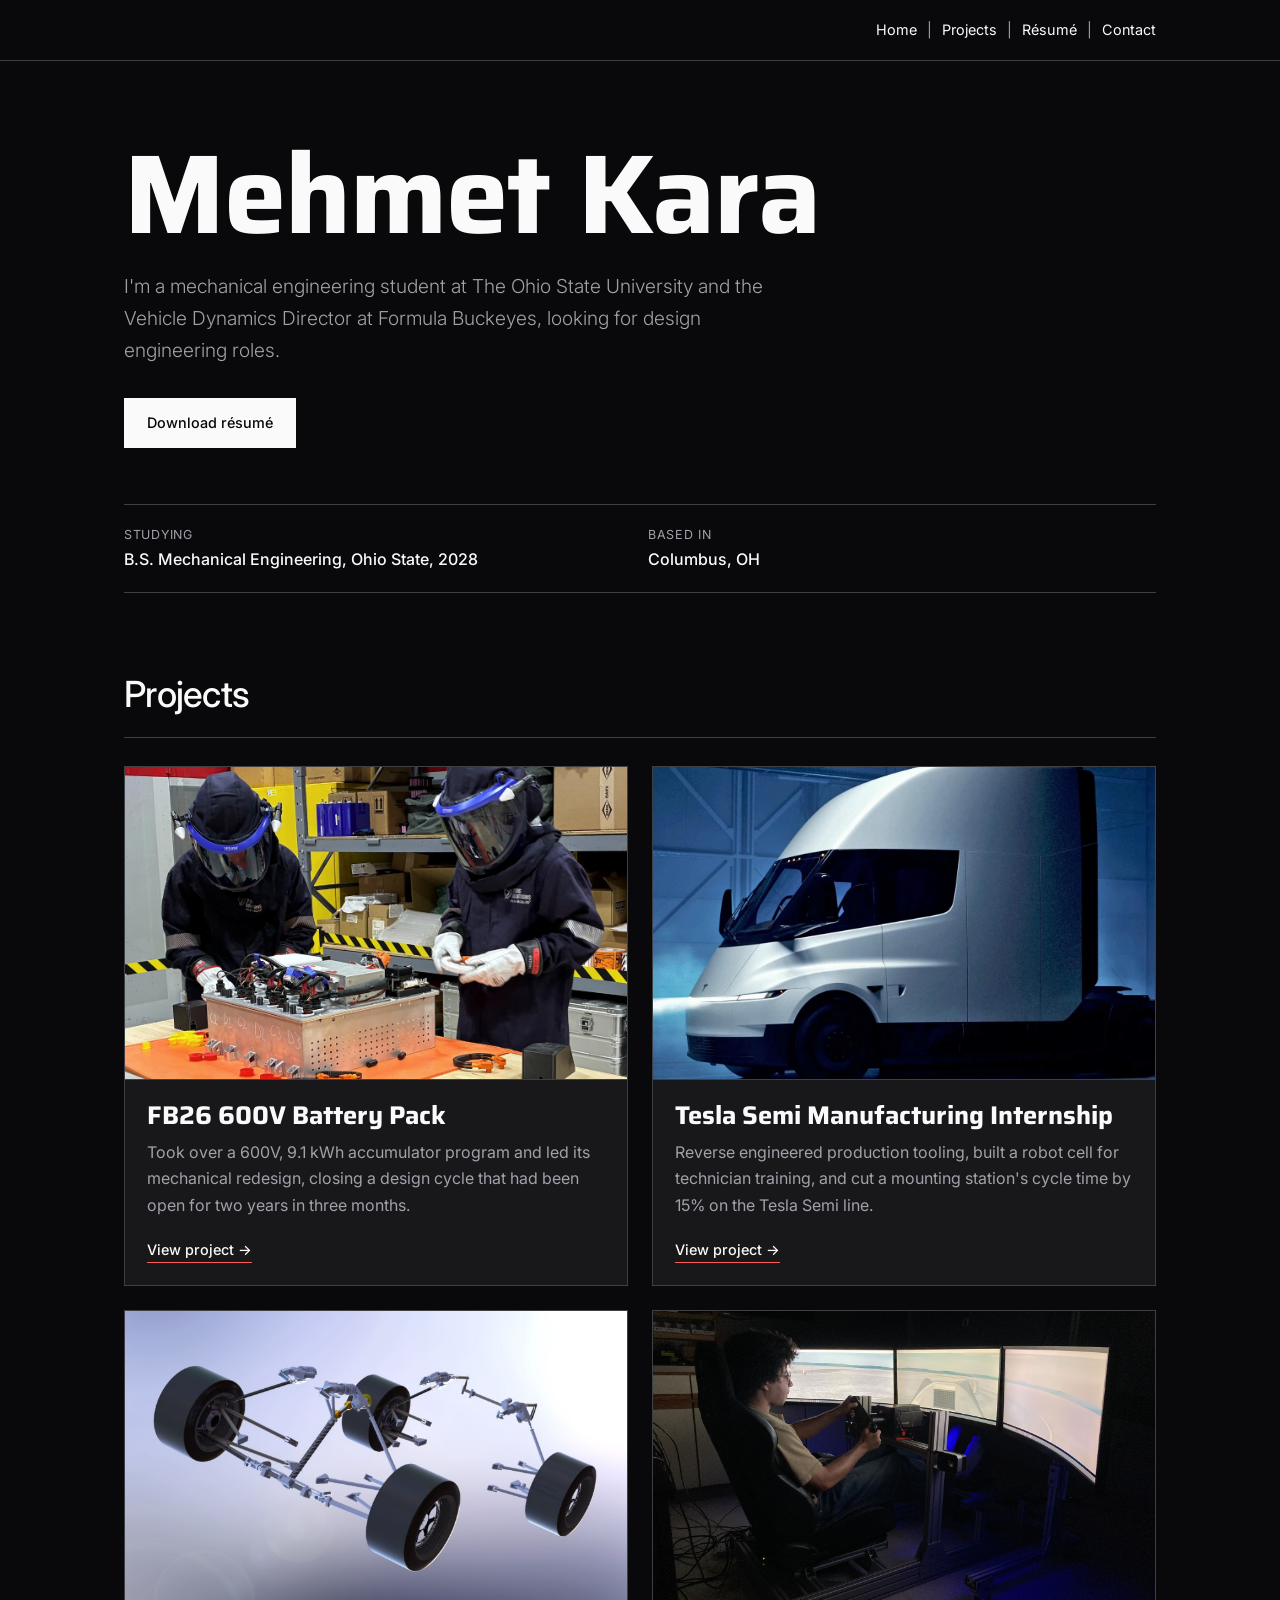
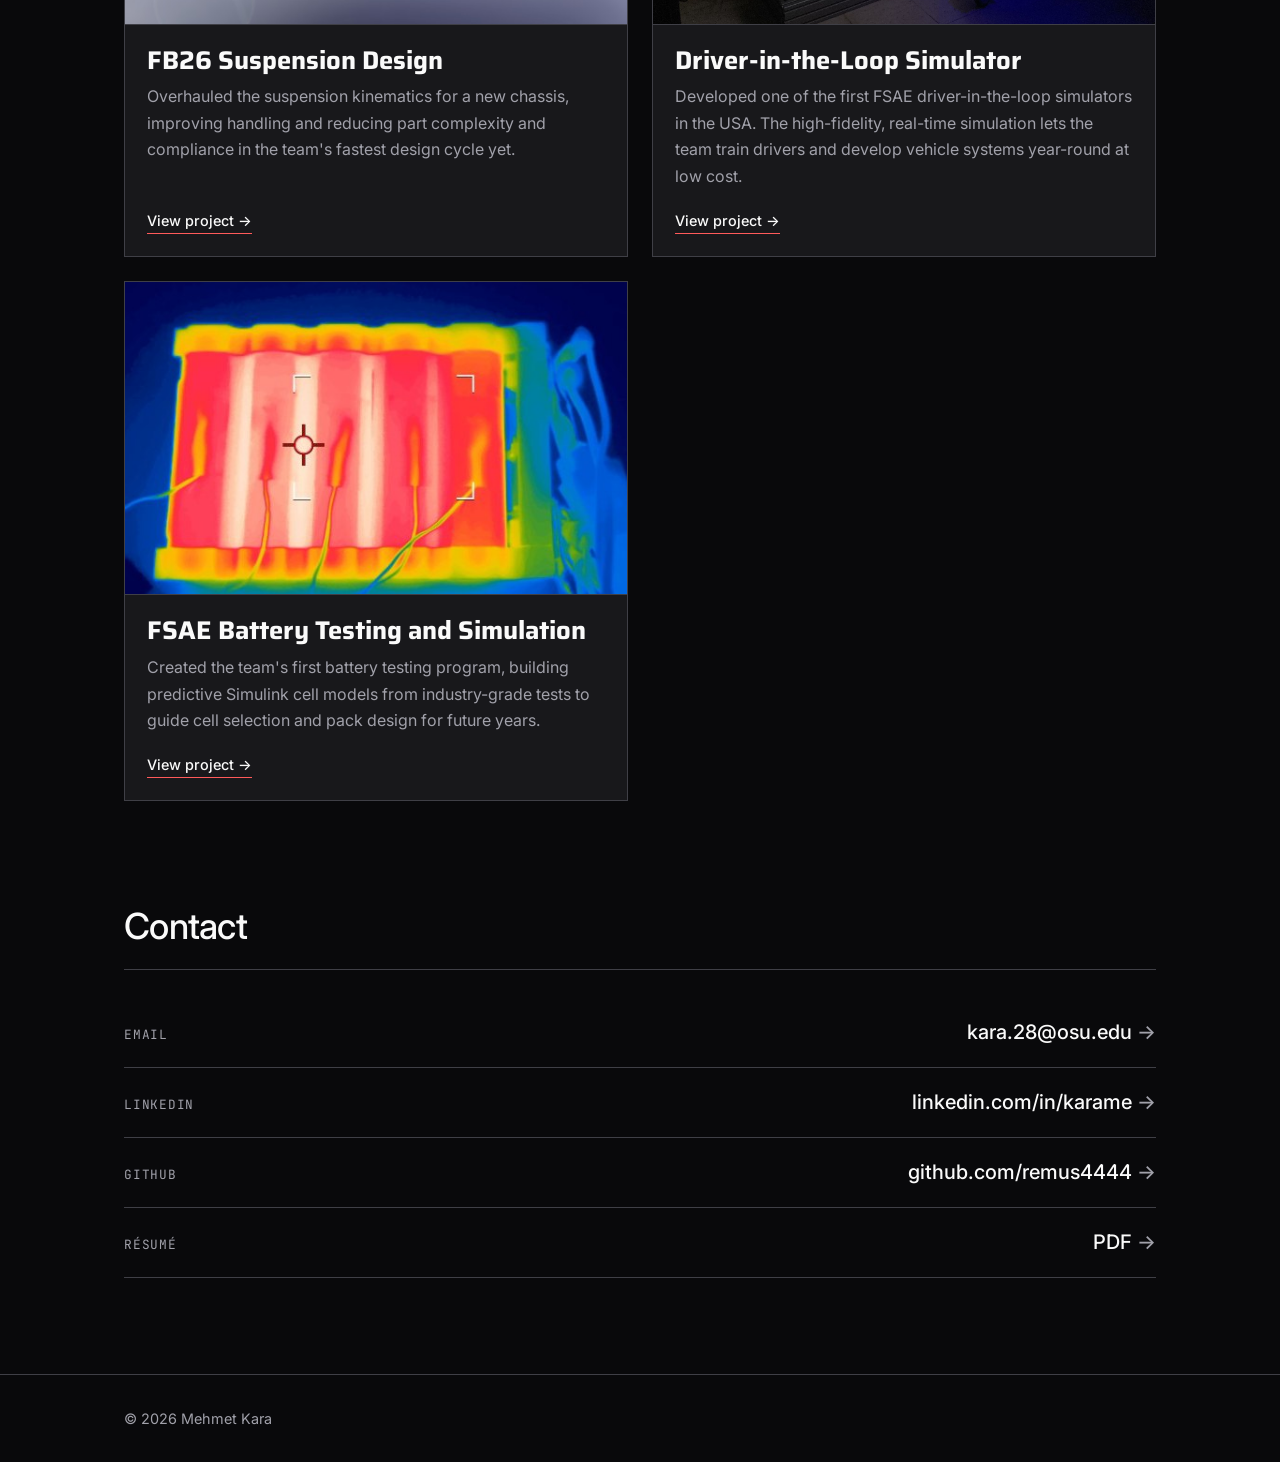
<file: index.html>
<!doctype html>
<html lang="en">
<head>
  <meta charset="utf-8">
  <meta name="viewport" content="width=device-width, initial-scale=1">
  <title>Mehmet Kara — Engineering Portfolio</title>
  <meta name="description" content="Mechanical engineering portfolio: FSAE electric vehicle battery pack, suspension and simulation projects.">
  <link rel="preconnect" href="https://fonts.googleapis.com">
  <link href="https://fonts.googleapis.com/css2?family=Inter:wght@300;400;500;600;700&family=JetBrains+Mono:wght@400;500&family=Saira:wght@700&display=swap" rel="stylesheet">
  <link rel="stylesheet" href="css/style.css">
</head>
<body>

<header class="topbar">
  <div class="wrap">
    <nav>
      <a href="index.html">Home</a>
      <a href="#projects">Projects</a>
      <a href="assets/resume.pdf">Résumé</a>
      <a href="#contact">Contact</a>
    </nav>
  </div>
</header>

<main>
  <section class="hero wrap">
    <h1>Mehmet Kara</h1>
    <p class="hero-intro">I'm a mechanical engineering student at The Ohio State University and the Vehicle Dynamics Director at Formula Buckeyes, looking for design engineering roles.</p>
    <div class="actions">
      <a class="btn primary" href="assets/resume.pdf">Download résumé</a>
    </div>
    <dl class="facts hero-facts">
      <div><dt>Studying</dt><dd>B.S. Mechanical Engineering, Ohio State, 2028</dd></div>
      <div><dt>Based in</dt><dd>Columbus, OH</dd></div>
    </dl>
  </section>

  <section id="projects" class="wrap">
    <div class="section-head"><h2>Projects</h2></div>

    <div class="grid">
      <a class="card" href="projects/battery-pack.html">
        <div class="thumb"><img src="assets/battery-pack/arc-flash-assembly.jpg" alt="Two team members in arc flash suits assembling the FB26 battery pack"></div>
        <div class="card-body">
          <h3>FB26 600V Battery Pack</h3>
          <p>Took over a 600V, 9.1&nbsp;kWh accumulator program and led its mechanical redesign, closing a design cycle that had been open for two years in three months.</p>
          <span class="cta">View project &rarr;</span>
        </div>
      </a>
      <a class="card" href="projects/tesla-semi.html">
        <div class="thumb"><img src="assets/tesla-semi/card.jpg" alt="A white Tesla Semi truck in a dimly lit, blue-toned hangar"></div>
        <div class="card-body">
          <h3>Tesla Semi Manufacturing Internship</h3>
          <p>Reverse engineered production tooling, built a robot cell for technician training, and cut a mounting station's cycle time by 15% on the Tesla Semi line.</p>
          <span class="cta">View project &rarr;</span>
        </div>
      </a>
      <a class="card" href="projects/fb26-suspension.html">
        <div class="thumb"><img src="assets/fb26-suspension/cover.jpg" alt="Render of the FB26 suspension assembly on its own, showing all four wheels, the wishbones, pushrods and uprights"></div>
        <div class="card-body">
          <h3>FB26 Suspension Design</h3>
          <p>Overhauled the suspension kinematics for a new chassis, improving handling and reducing part complexity and compliance in the team's fastest design cycle yet.</p>
          <span class="cta">View project &rarr;</span>
        </div>
      </a>
      <a class="card" href="projects/driver-in-the-loop-simulator.html">
        <div class="thumb"><img src="assets/driver-in-the-loop-simulator/rig-side.jpg" alt="A driver seated in the driver-in-the-loop simulator rig, facing three screens"></div>
        <div class="card-body">
          <h3>Driver-in-the-Loop Simulator</h3>
          <p>Developed one of the first FSAE driver-in-the-loop simulators in the USA. The high-fidelity, real-time simulation lets the team train drivers and develop vehicle systems year-round at low cost.</p>
          <span class="cta">View project &rarr;</span>
        </div>
      </a>
      <a class="card" href="projects/battery-testing-model.html">
        <div class="thumb"><img src="assets/battery-testing-model/cover.jpg" alt="Thermal camera image of a five-cell battery module glowing red and white during testing"></div>
        <div class="card-body">
          <h3>FSAE Battery Testing and Simulation</h3>
          <p>Created the team's first battery testing program, building predictive Simulink cell models from industry-grade tests to guide cell selection and pack design for future years.</p>
          <span class="cta">View project &rarr;</span>
        </div>
      </a>
    </div>
  </section>

  <section id="contact" class="wrap">
    <div class="section-head"><h2>Contact</h2></div>
    <ul class="contact-list">
      <li><a href="mailto:kara.28@osu.edu"><span>Email</span><strong>kara.28@osu.edu</strong></a></li>
      <li><a href="https://www.linkedin.com/in/karame"><span>LinkedIn</span><strong>linkedin.com/in/karame</strong></a></li>
      <li><a href="https://github.com/remus4444"><span>GitHub</span><strong>github.com/remus4444</strong></a></li>
      <li><a href="assets/resume.pdf"><span>Résumé</span><strong>PDF</strong></a></li>
    </ul>
  </section>
</main>

<footer>
  <div class="wrap">© <span id="year"></span> Mehmet Kara</div>
</footer>

<script src="js/main.js"></script>
</body>
</html>
</file>
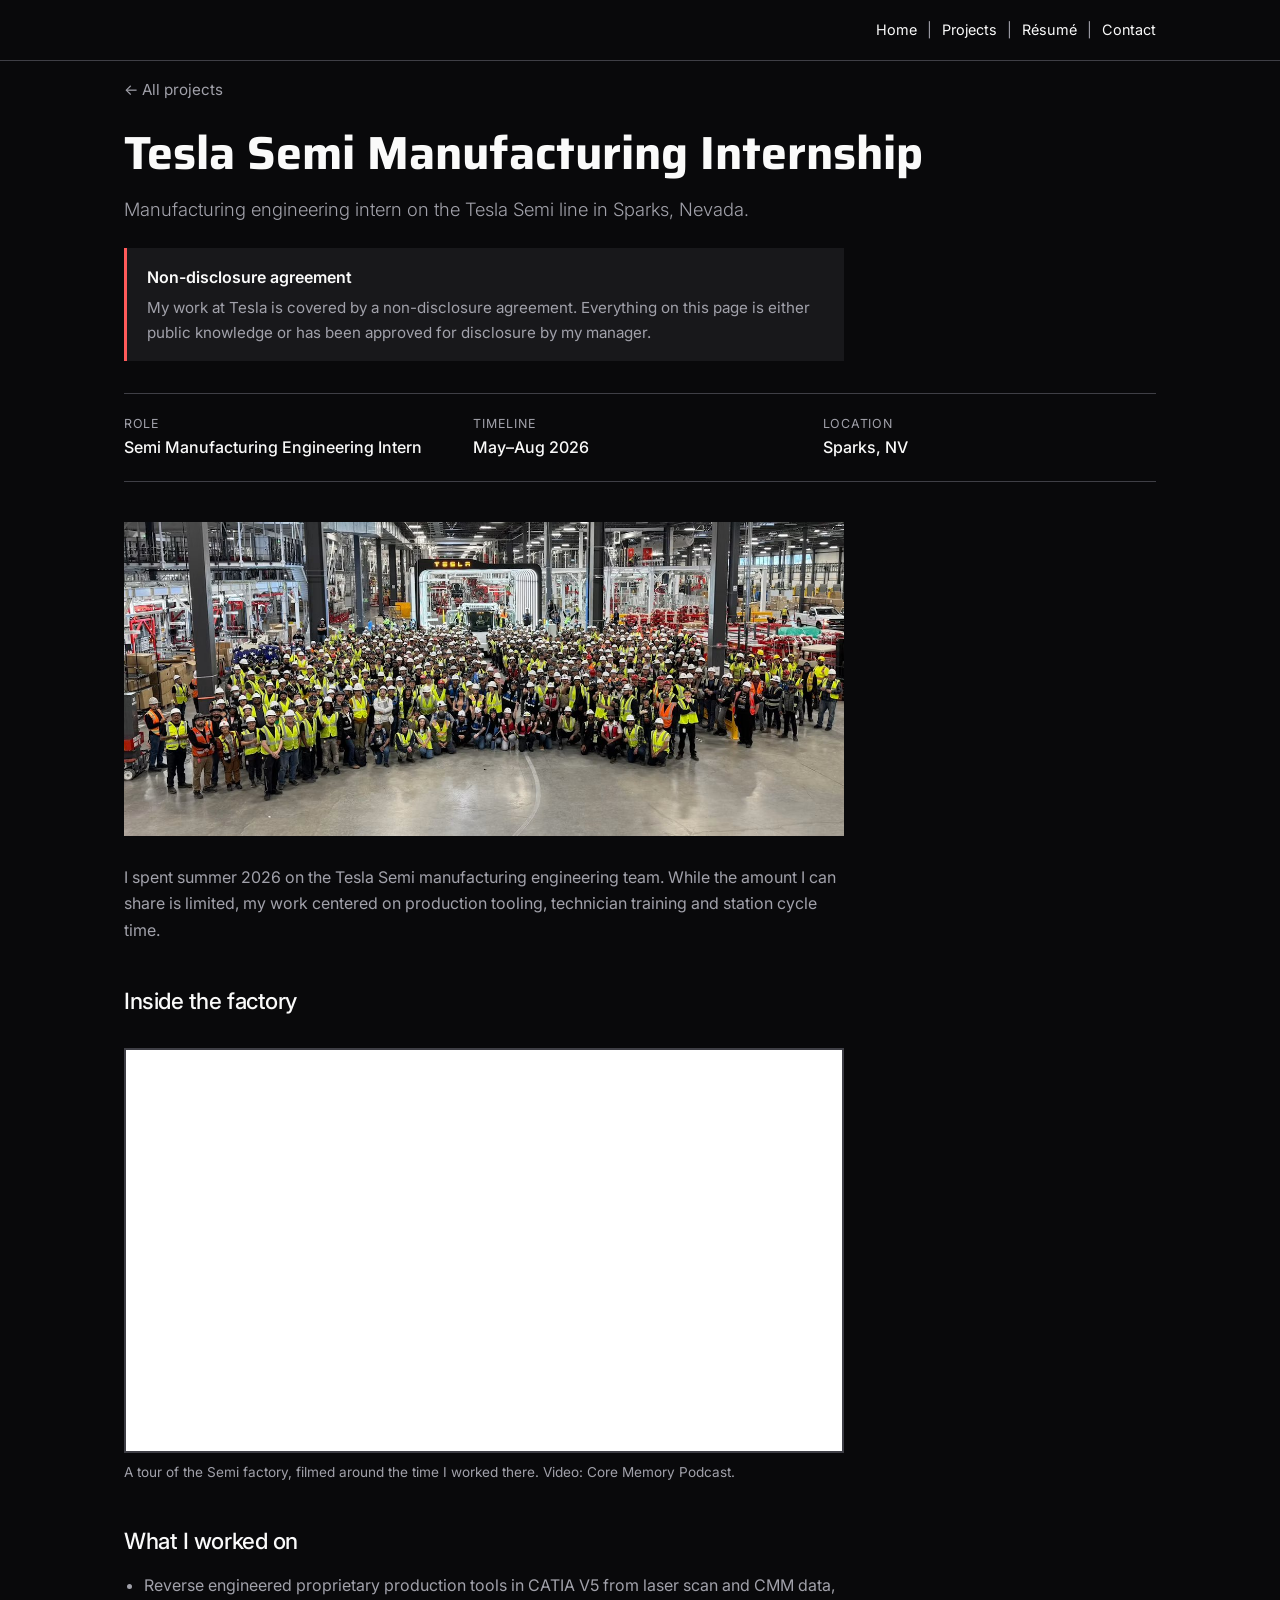
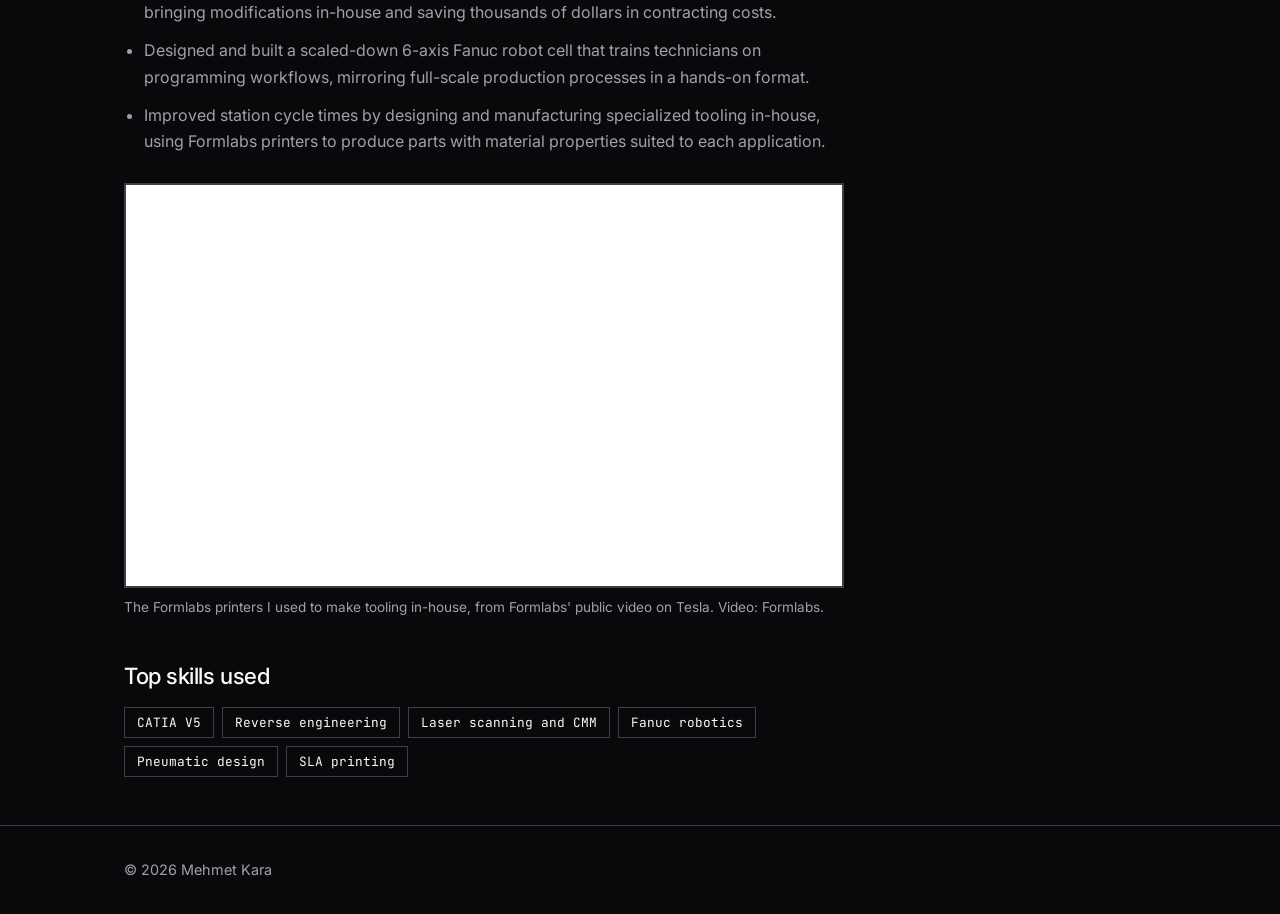
<file: projects/tesla-semi.html>
<!doctype html>
<html lang="en">
<head>
  <meta charset="utf-8">
  <meta name="viewport" content="width=device-width, initial-scale=1">
  <title>Tesla Semi Manufacturing Internship | Mehmet Kara</title>
  <link rel="preconnect" href="https://fonts.googleapis.com">
  <link href="https://fonts.googleapis.com/css2?family=Inter:wght@300;400;500;600;700&family=JetBrains+Mono:wght@400;500&family=Saira:wght@700&display=swap" rel="stylesheet">
  <link rel="stylesheet" href="../css/style.css">
</head>
<body>
<header class="topbar">
  <div class="wrap">
    <nav>
      <a href="../index.html">Home</a>
      <a href="../index.html#projects">Projects</a>
      <a href="../assets/resume.pdf">Résumé</a>
      <a href="../index.html#contact">Contact</a>
    </nav>
  </div>
</header>

<main class="wrap">
  <a class="back" href="../index.html#projects">&larr; All projects</a>
  <header class="project-head">
    <h1>Tesla Semi Manufacturing Internship</h1>
    <p class="lede">Manufacturing engineering intern on the Tesla Semi line in Sparks, Nevada.</p>
  </header>

  <!-- Keep everything on this page to what is public or manager-approved:
       no internal numbers, drawings, CAD or photos without approval. -->
  <aside class="notice">
    <strong>Non-disclosure agreement</strong>
    <p>My work at Tesla is covered by a non-disclosure agreement. Everything on this page is either public knowledge or has been approved for disclosure by my manager.</p>
  </aside>

  <div class="facts"><div><span>Role</span><strong>Semi Manufacturing Engineering Intern</strong></div><div><span>Timeline</span><strong>May–Aug 2026</strong></div><div><span>Location</span><strong>Sparks, NV</strong></div></div>

  <article class="content">
<figure>
  <img src="../assets/tesla-semi/cover.jpg" alt="Hundreds of Tesla workers in hard hats and safety vests gathered on the Semi factory floor around a Tesla Semi truck">
</figure>

<p>I spent summer 2026 on the Tesla Semi manufacturing engineering team. While the amount I can share is limited, my work centered on production tooling, technician training and station cycle time.</p>

<h2>Inside the factory</h2>
<figure>
  <div class="video"><iframe src="https://www.youtube-nocookie.com/embed/Bo5X8Zfdalo" title="A New Semi Every 8 Minutes: Inside Tesla's Truck Factory" loading="lazy" allow="accelerometer; autoplay; clipboard-write; encrypted-media; gyroscope; picture-in-picture; web-share" referrerpolicy="strict-origin-when-cross-origin" allowfullscreen></iframe></div>
  <figcaption>A tour of the Semi factory, filmed around the time I worked there. Video: Core Memory Podcast.</figcaption>
</figure>

<h2>What I worked on</h2>
<ul>
<li>Reverse engineered proprietary production tools in CATIA V5 from laser scan and CMM data, bringing modifications in-house and saving thousands of dollars in contracting costs.</li>
<li>Designed and built a scaled-down 6-axis Fanuc robot cell that trains technicians on programming workflows, mirroring full-scale production processes in a hands-on format.</li>
<li>Improved station cycle times by designing and manufacturing specialized tooling in-house, using Formlabs printers to produce parts with material properties suited to each application.</li>
</ul>
<figure>
  <div class="video"><iframe src="https://www.youtube-nocookie.com/embed/V_wf6FxB-nc" title="Tesla builds FASTER with Formlabs Fuse X1!" loading="lazy" allow="accelerometer; autoplay; clipboard-write; encrypted-media; gyroscope; picture-in-picture; web-share" referrerpolicy="strict-origin-when-cross-origin" allowfullscreen></iframe></div>
  <figcaption>The Formlabs printers I used to make tooling in-house, from Formlabs' public video on Tesla. Video: Formlabs.</figcaption>
</figure>

<h2>Top skills used</h2>
<ul class="chips">
<li>CATIA V5</li>
<li>Reverse engineering</li>
<li>Laser scanning and CMM</li>
<li>Fanuc robotics</li>
<li>Pneumatic design</li>
<li>SLA printing</li>
</ul>
  </article>

</main>
<footer><div class="wrap">© <span id="year"></span> Mehmet Kara</div></footer>
<script src="../js/main.js"></script>
</body>
</html>
</file>
<file: css/style.css>
/* ---------- Design tokens ---------- */
:root {
  color-scheme: dark;
  --bg: #09090b;              /* page background */
  --surface: #18181b;         /* cards, viewer */
  --raised: #27272a;          /* buttons */
  --text: #fafafa;
  --muted: #a1a1aa;
  --line: #3f3f46;
  --edge: #000000;            /* thin frame around photos */
  --ring: rgb(255 255 255 / 0.1);
  --shadow: rgb(0 0 0 / 0.45);
  --accent: #ff5a5a;          /* Ohio State scarlet, lightened for dark bg */
  --series-1: #3987e5;        /* chart series: blue */
  --series-2: #d95926;        /* chart series: orange */
  --radius: 0;
  --max: 1080px;
  --font: "Inter", system-ui, -apple-system, "Segoe UI", sans-serif;
  --display: "Saira", "Inter", system-ui, sans-serif;
  --mono: "JetBrains Mono", ui-monospace, monospace;
}

* { box-sizing: border-box; margin: 0; padding: 0; }
html { scroll-behavior: smooth; }
body {
  background: var(--bg);
  color: var(--text);
  font-family: var(--font);
  line-height: 1.65;
  -webkit-font-smoothing: antialiased;
}
img { max-width: 100%; display: block; }
a { color: inherit; }
.inline-link { text-decoration: underline; text-underline-offset: 3px; color: var(--text); }
.inline-link:hover { color: var(--accent); }

.wrap { max-width: var(--max); margin: 0 auto; padding-inline: 24px; }

/* ---------- Top bar ---------- */
.topbar { border-bottom: 1px solid var(--line); }
.topbar .wrap { display: flex; align-items: center; justify-content: flex-end; gap: 16px; min-height: 60px; }
.topbar nav { display: flex; flex-wrap: wrap; }
.topbar nav a + a::before { content: "|"; display: inline-block; margin-inline: 10px; color: var(--muted); }
.topbar nav a { color: var(--text); text-decoration: none; font-size: 0.9rem; transition: color .2s; }
.topbar nav a:hover { color: var(--accent); }

/* ---------- Home hero ---------- */
.hero { padding-block: 80px 24px; }
.hero h1 {
  font-family: var(--display); font-weight: 700; line-height: 0.95; letter-spacing: -0.01em;
  font-size: clamp(3.2rem, 11vw, 7rem);
}
.hero-intro { margin-top: 24px; max-width: 640px; color: var(--muted); font-size: clamp(1.05rem, 2vw, 1.2rem); font-weight: 300; }
.actions { display: flex; flex-wrap: wrap; gap: 12px; margin-top: 32px; }
.btn {
  display: inline-block; padding: 12px 22px; border: 1px solid var(--line);
  text-decoration: none; font-size: 0.9rem; font-weight: 500; transition: border-color .2s, background .2s;
}
.btn:hover { border-color: var(--muted); }
.btn.primary { background: var(--text); color: var(--bg); border-color: var(--text); }
.btn.primary:hover { background: var(--muted); border-color: var(--muted); }
.facts.hero-facts { margin: 56px 0 0; }
.hero-facts dt { font-size: 0.78rem; color: var(--muted); text-transform: uppercase; letter-spacing: 0.06em; }
.hero-facts dd { font-weight: 500; }

/* ---------- Sections ---------- */
section { padding-block: 48px; }
.section-head { display: flex; align-items: baseline; justify-content: space-between; border-bottom: 1px solid var(--line); padding-bottom: 12px; margin-bottom: 28px; }
.section-head h2 { margin: 0; }
h2 { font-size: clamp(1.9rem, 4vw, 2.25rem); font-weight: 500; letter-spacing: -0.02em; margin-bottom: 24px; }
.muted { color: var(--muted); }

/* ---------- Project cards ---------- */
.grid { display: grid; grid-template-columns: repeat(auto-fill, minmax(min(100%, 420px), 1fr)); gap: 24px; }
.card {
  display: flex; flex-direction: column; text-decoration: none; overflow: hidden;
  background: var(--surface); border: 1px solid var(--line);
  transition: border-color .2s, transform .2s, box-shadow .2s;
}
.card:hover { border-color: var(--muted); transform: translateY(-4px); box-shadow: 0 16px 32px var(--shadow); }
.card .thumb { aspect-ratio: 16/10; overflow: hidden; border-bottom: 1px solid var(--line); }
.card .thumb img { width: 100%; height: 100%; object-fit: cover; transition: transform .4s; }
.card:hover .thumb img { transform: scale(1.04); }
.card-body { display: flex; flex-direction: column; flex: 1; padding: 20px 22px 22px; }
.card h3 { font-family: var(--display); font-size: 1.6rem; font-weight: 700; line-height: 1.2; }
.card p { color: var(--muted); margin-top: 8px; flex: 1; }
.card .cta {
  align-self: flex-start; margin-top: 18px; padding-top: 2px;
  font-size: 0.9rem; font-weight: 500; color: var(--text);
  border-bottom: 1px solid var(--accent); transition: color .2s;
}
.card:hover .cta { color: var(--accent); }

/* Placeholder for images you haven't added yet */
.ph {
  display: flex; align-items: center; justify-content: center; text-align: center;
  color: var(--muted); font-family: var(--mono); font-size: 0.8rem;
  background: repeating-linear-gradient(45deg, var(--line) 0 1px, transparent 1px 12px), var(--surface);
  width: 100%; height: 100%; min-height: 180px; padding: 16px;
}

/* ---------- Contact ---------- */
.contact-list { list-style: none; }
.contact-list a {
  display: flex; justify-content: space-between; align-items: baseline; gap: 16px; flex-wrap: wrap;
  padding: 18px 0; border-bottom: 1px solid var(--line); text-decoration: none; transition: color .2s;
}
.contact-list span { font-family: var(--mono); font-size: 0.8rem; color: var(--muted); text-transform: uppercase; letter-spacing: 0.06em; }
.contact-list strong { font-weight: 500; font-size: clamp(1rem, 2.5vw, 1.25rem); }
.contact-list strong::after { content: " \2192"; color: var(--muted); transition: color .2s; }
.contact-list a:hover strong, .contact-list a:hover strong::after { color: var(--accent); }

/* ---------- Project page ---------- */
.back { display: inline-block; margin-top: 16px; color: var(--muted); text-decoration: none; font-size: 0.95rem; }
.back:hover { color: var(--text); }
.project-head { padding: 24px 0; }
.project-head h1 { font-family: var(--display); font-size: clamp(2rem, 4.5vw, 2.9rem); font-weight: 700; line-height: 1.15; }
.project-head .lede { color: var(--muted); font-size: 1.15rem; font-weight: 300; margin-top: 14px; max-width: 720px; }

.facts {
  display: grid; grid-template-columns: repeat(auto-fit, minmax(160px, 1fr)); gap: 16px;
  border-top: 1px solid var(--line); border-bottom: 1px solid var(--line); padding: 20px 0; margin: 8px 0 40px;
}
.facts div span { display: block; font-size: 0.78rem; color: var(--muted); text-transform: uppercase; letter-spacing: 0.06em; }
.facts div strong { font-weight: 500; }


.content { max-width: 720px; }
.content h2 { font-size: 1.4rem; margin: 40px 0 12px; }
.content p, .content li { margin-bottom: 12px; color: var(--muted); }
.content ul { padding-left: 20px; }
.content figure { margin: 28px 0; }
.content figcaption { font-size: 0.85rem; color: var(--muted); margin-top: 8px; }
.content .chips { list-style: none; padding: 0; display: flex; flex-wrap: wrap; gap: 8px; }
.content .chips li { margin: 0; padding: 4px 12px; border: 1px solid var(--line); color: var(--text); font-family: var(--mono); font-size: 0.8rem; }

.video { aspect-ratio: 16/9; border: 2px solid var(--line); background: var(--surface); }
.video iframe { display: block; width: 100%; height: 100%; border: 0; }

/* NDA / disclosure callout */
.notice { max-width: 720px; margin-bottom: 32px; padding: 16px 20px; background: var(--surface); border-left: 3px solid var(--accent); }
.notice strong { display: block; font-weight: 600; margin-bottom: 4px; }
.notice p { color: var(--muted); font-size: 0.95rem; }
.content .ph { aspect-ratio: 16/9; }

.content h3 { font-size: 1.05rem; font-weight: 600; margin: 28px 0 8px; }
.content .tbd { font-family: var(--mono); font-size: 0.78rem; color: var(--accent); text-transform: uppercase; letter-spacing: 0.06em; margin-bottom: 8px; }
.content > h2:first-child { margin-top: 0; }
.specs { width: 100%; border-collapse: collapse; }
.specs th, .specs td { text-align: left; padding: 10px 0; border-bottom: 1px solid var(--line); vertical-align: top; }
.specs th { width: 40%; padding-right: 16px; font-family: var(--mono); font-size: 0.78rem; font-weight: 400; color: var(--muted); text-transform: uppercase; letter-spacing: 0.06em; }
.specs td { font-weight: 500; }

/* 3D viewer */
.viewer {
  margin: 28px 0; border: 2px solid var(--line);
  background: var(--surface); overflow: hidden; position: relative;
}
.viewer model-viewer { width: 100%; height: 440px; --poster-color: transparent; }
.viewer .hint {
  position: absolute; bottom: 10px; left: 14px; font-size: 0.78rem; color: var(--muted); font-family: var(--mono);
  pointer-events: none;
}
.viewer .missing { display: none; height: 440px; }
.viewer.no-model model-viewer, .viewer.no-model .load-model { display: none; }
.viewer.no-model .missing { display: flex; }
.content figure .viewer { margin: 0; }

/* Large models wait for a click before downloading */
.load-model {
  position: absolute; top: 50%; left: 50%; transform: translate(-50%, -50%);
  padding: 10px 20px; border: 0; cursor: pointer;
  background: var(--raised); color: var(--text); font: 500 0.875rem var(--font);
  transition: background .2s;
}
.load-model:hover { background: var(--line); }
.load-model ~ .hint { display: none; }

/* Photo gallery and lightbox */
.gallery { display: grid; grid-template-columns: repeat(auto-fit, minmax(min(100%, 200px), 1fr)); gap: 12px; }
.gallery a { display: block; aspect-ratio: 4/3; overflow: hidden; border: 2px solid var(--line); transition: border-color .2s; }
.gallery a:hover { border-color: var(--muted); }
.gallery img { width: 100%; height: 100%; object-fit: cover; }
.gallery > .ph { aspect-ratio: 4/3; min-height: 0; }
.lightbox {
  margin: auto; padding: 0; border: 2px solid var(--line); background: var(--surface); color: var(--text);
  max-width: min(92vw, 1100px); overflow: visible;
}
.lightbox::backdrop { background: rgb(0 0 0 / 0.85); }
.lightbox figure { margin: 0; }
.lightbox img { max-width: 100%; max-height: 80vh; margin: 0 auto; }
.lightbox figcaption { padding: 10px 14px; font-size: 0.9rem; color: var(--muted); }
.lightbox .close {
  position: absolute; top: -44px; right: -2px; width: 40px; height: 40px; border: 0; cursor: pointer;
  background: var(--raised); color: var(--text); font-size: 1.5rem; line-height: 1;
}
.lightbox .close:hover { background: var(--line); }

/* Line chart */
.chart { border: 2px solid var(--line); background: var(--surface); padding: 16px; }
.chart-legend { display: flex; flex-wrap: wrap; align-items: center; gap: 6px 8px; font-size: 0.85rem; color: var(--muted); margin-bottom: 8px; }
.chart-legend .key { width: 16px; height: 2px; }
.chart-legend .key.s2 { margin-left: 12px; }
.chart-legend .key.s1 { background: var(--series-1); }
.chart-legend .key.s2 { background: var(--series-2); }
.chart-plot { position: relative; }
/* Square charts are centered in the text column */
.content figure.square { max-width: 560px; margin-inline: auto; }
.content figure.square figcaption { text-align: center; }
.chart [hidden] { display: none; }
.chart svg { width: 100%; height: auto; display: block; overflow: visible; }
.chart .grid { stroke: var(--line); stroke-width: 1; }
.chart .limit { stroke: var(--muted); stroke-width: 1; stroke-dasharray: 4 4; }
.chart .tick, .chart .note { fill: var(--muted); font: 13px var(--mono); }
.chart .label { fill: var(--text); font: 500 13px var(--font); }
.chart polyline { fill: none; stroke-width: 2; stroke-linejoin: round; stroke-linecap: round; }
.chart polyline.s1 { stroke: var(--series-1); }
.chart polyline.s2 { stroke: var(--series-2); }
.chart .cross { stroke: var(--muted); stroke-width: 1; }
.chart .dot { stroke: var(--surface); stroke-width: 2; }
.chart .dot.s1 { fill: var(--series-1); }
.chart .dot.s2 { fill: var(--series-2); }
.chart-tip {
  position: absolute; top: 0; pointer-events: none; white-space: nowrap;
  background: var(--raised); border: 1px solid var(--line); padding: 6px 10px; font-size: 0.8rem;
}
.chart-tip b { display: block; font-weight: 500; color: var(--muted); }
.chart details { margin-top: 12px; font-size: 0.85rem; color: var(--muted); }
.chart summary { cursor: pointer; }
.chart .data { margin-top: 8px; border-collapse: collapse; font-family: var(--mono); }
.chart .data th, .chart .data td { padding: 4px 16px 4px 0; border-bottom: 1px solid var(--line); text-align: left; font-weight: 400; }

footer { border-top: 1px solid var(--line); padding: 32px 0; color: var(--muted); font-size: 0.9rem; margin-top: 48px; }

@media (max-width: 560px) {
  .hero { padding-block: 48px 16px; }
  .topbar nav a + a::before { margin-inline: 7px; }
  .viewer model-viewer, .viewer .missing { height: 320px; }
  .chart { padding: 12px 8px; }
  /* SVG text scales with the chart; enlarge it so it stays legible on phones */
  .chart .tick, .chart .note, .chart .label { font-size: 24px; }
  .chart .tick.x { transform: translateY(12px); }
}
</file>
